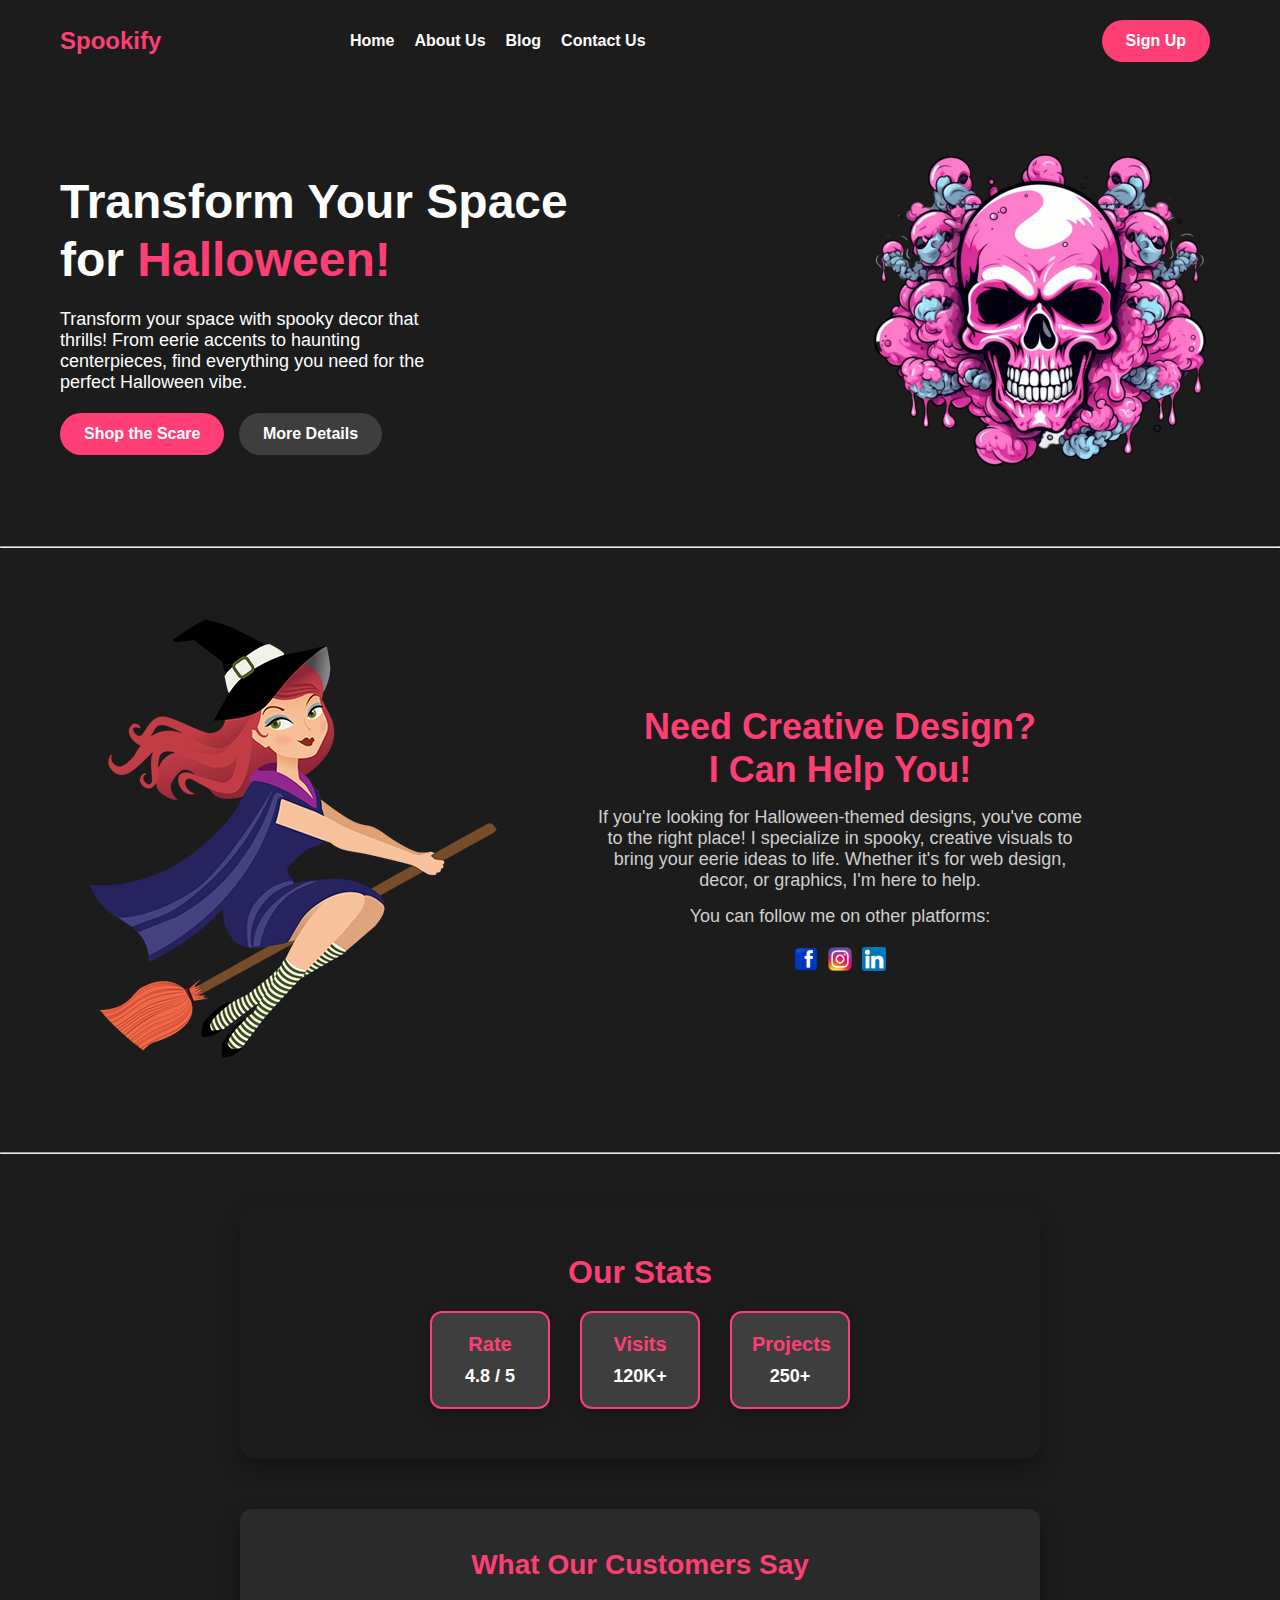
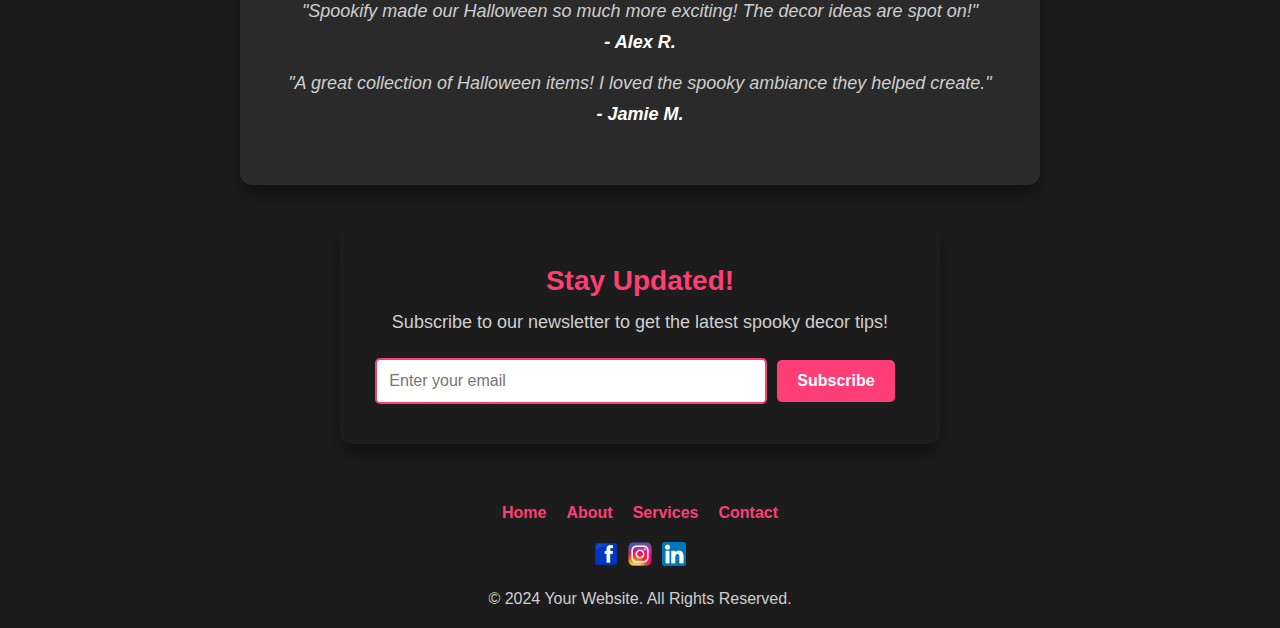
<file: index.html>
<!DOCTYPE html>
<html lang="en">

<head>
    <meta charset="UTF-8" />
    <meta name="viewport" content="width=device-width, initial-scale=1.0" />
    <title>Spookify - Halloween Decor</title>
    <link rel="stylesheet" href="css/style.css" />
</head>

<body>
    <header>
        <div class="navbar">
            <h1 class="logo">Spookify</h1>
            <nav>
                <ul class="center-links">
                    <li><a href="index.html">Home</a></li>
                    <li><a href="about.html">About Us</a></li>
                    <li><a href="blog.html">Blog</a></li>
                    <li><a href="contact.php">Contact Us</a></li>
                </ul>
                <ul class="right-link">
                    <li><a href="signup.php" class="btn-primary">Sign Up</a></li>
                </ul>
            </nav>
        </div>
    </header>

    <section class="hero">
        <div class="content">
            <h2>Transform Your Space<br />for <span>Halloween!</span></h2>
            <p>
                Transform your space with spooky decor that thrills! From eerie
                accents to haunting centerpieces, find everything you need for the
                perfect Halloween vibe.
            </p>
            <div class="buttons">
                <a href="#shop" class="btn-primary">Shop the Scare</a>
                <a href="#details" class="btn-secondary">More Details</a>
            </div>
        </div>
        <div class="hero-image">
            <img src="images/skeeleton.png" alt="Halloween Skeleton with Witch Hat" />
        </div>
    </section>
    <hr />

    <section class="about">
        <div class="about-content">
            <div class="about-image">
                <img src="images/wwitch.png" alt="Person in Halloween Style" />
            </div>
            <div class="about-text">
                <h2>Need Creative Design? <br />I Can Help You!</h2>
                <p>
                    If you're looking for Halloween-themed designs, you've come to the
                    right place! I specialize in spooky, creative visuals to bring your
                    eerie ideas to life. Whether it's for web design, decor, or
                    graphics, I'm here to help.
                </p>
                <p class="follow-text">You can follow me on other platforms:</p>
                <div class="social-icons">
                    <a href="#"><img src="images/facebook.png" alt="Facebook" /></a>
                    <a href="#"><img src="images/instagram.png" alt="Instagram" /></a>
                    <a href="#"><img src="images/linkedin.png" alt="LinkedIn" /></a>
                </div>
            </div>
        </div>
    </section>
    <hr />

    <div class="stats-box">
        <h3>Our Stats</h3>
        <div class="stats-content">
            <div class="stat-item">
                <h4>Rate</h4>
                <p>4.8 / 5</p>
            </div>
            <div class="stat-item">
                <h4>Visits</h4>
                <p>120K+</p>
            </div>
            <div class="stat-item">
                <h4>Projects</h4>
                <p>250+</p>
            </div>
        </div>
    </div>

    <!-- Testimonials Section -->
<section class="testimonials">
    <h3>What Our Customers Say</h3>
    <div class="testimonial-content">
        <p class="testimonial">
            "Spookify made our Halloween so much more exciting! The decor ideas are spot on!"
            <span class="customer-name">- Alex R.</span>
        </p>
        <p class="testimonial">
            "A great collection of Halloween items! I loved the spooky ambiance they helped create."
            <span class="customer-name">- Jamie M.</span>
        </p>
    </div>
</section>

<!-- Newsletter Section -->
<section class="newsletter">
    <h3>Stay Updated!</h3>
    <p>Subscribe to our newsletter to get the latest spooky decor tips!</p>
    <form>
        <input type="email" placeholder="Enter your email" required />
        <button type="submit" class="btn-primary">Subscribe</button>
    </form>
</section>


    <!-- Scroll-to-Top Button -->
    <div class="scroll-top" onclick="scrollToTop()">⬆️</div>

    <footer>
        <div class="footer-content">
            <ul class="footer-links">
                <li><a href="#home">Home</a></li>
                <li><a href="#about">About</a></li>
                <li><a href="#services">Services</a></li>
                <li><a href="#contact">Contact</a></li>
            </ul>

            <div class="social-icons">
                <a href="#"><img src="images/facebook.png" alt="Facebook" /></a>
                <a href="#"><img src="images/instagram.png" alt="Instagram" /></a>
                <a href="#"><img src="images/linkedin.png" alt="LinkedIn" /></a>
            </div>
            <p class="footer-text">© 2024 Your Website. All Rights Reserved.</p>
        </div>
    </footer>

    <script>
        // Scroll-to-Top Button 
        function scrollToTop() { window.scrollTo({ top: 0, behavior: 'smooth' }); } 
        
        // Show Scroll-to-Top Button on Scroll 
        window.addEventListener('scroll', () => { document.querySelector('.scroll-top').style.display = window.scrollY > 300 ? 'block' : 'none'; });
    </script>
</body>

</html>
</file>
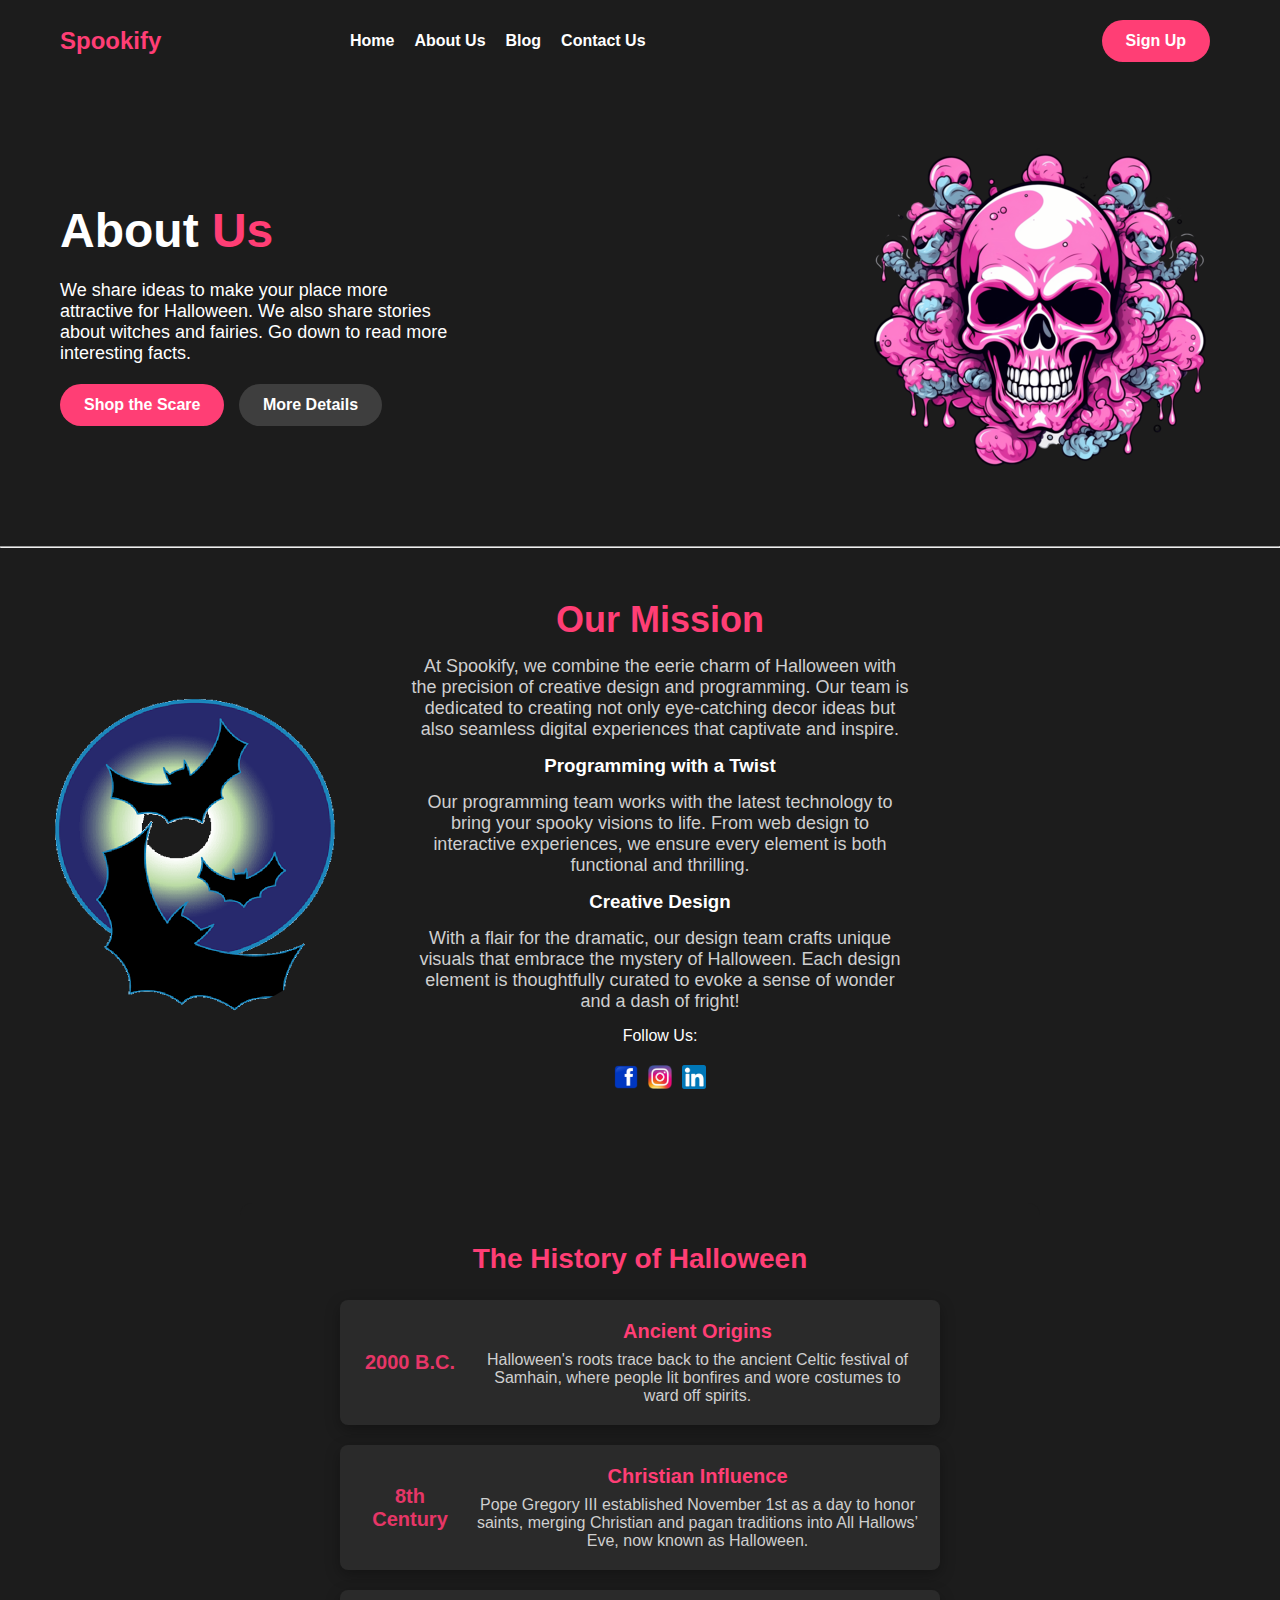
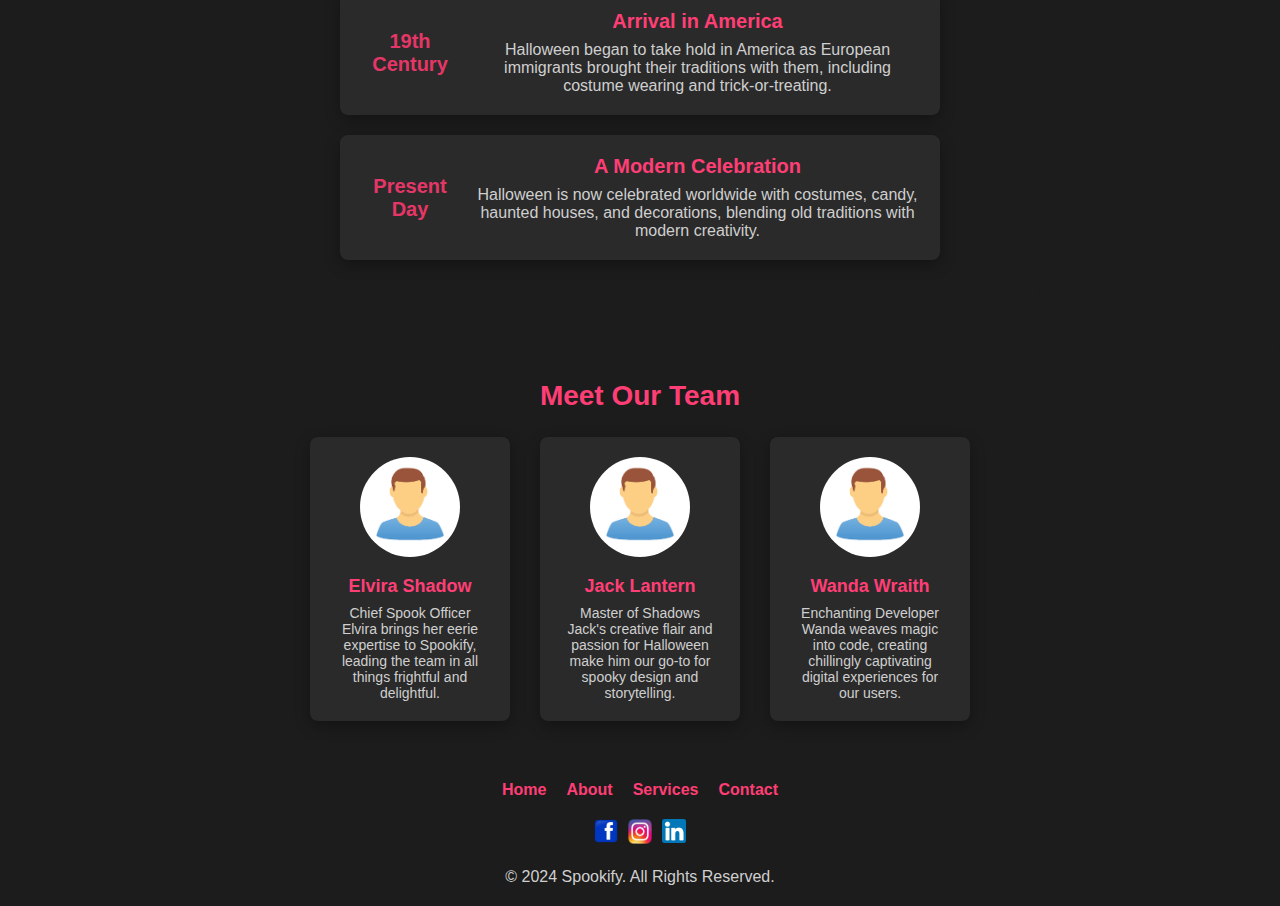
<file: about.html>
<!DOCTYPE html>
<html lang="en">
<head>
    <meta charset="UTF-8">
    <meta name="viewport" content="width=device-width, initial-scale=1.0">
    <title>Spookify - Halloween Decor</title>
    <link rel="stylesheet" href="css/style.css">
</head>
<body>
    <header>
        <div class="navbar">
            <h1 class="logo">Spookify</h1>
            <nav>
                <ul class="center-links">
                    <li><a href="index.html">Home</a></li>
                    <li><a href="about.html">About Us</a></li>
                    <li><a href="blog.html">Blog</a></li>
                    <li><a href="contact.php">Contact Us</a></li>
                </ul>
                <ul class="right-link">
                    <li><a href="signup.php" class="btn-primary">Sign Up</a></li>
                </ul>
            </nav>
        </div>
    </header>

    <section class="hero">
        <div class="content">
            <h2>About <span>Us</span></h2>
            <p>We share ideas to make your place more attractive for Halloween. We also share stories about witches and fairies. Go down to read more interesting facts.</p>
            <div class="buttons">
                <a href="https://www.horror-shop.com/" target="_blank" class="btn-primary">Shop the Scare</a>
                <a href="https://www.history.com/topics/halloween/history-of-halloween" target="_blank" class="btn-secondary">More Details</a>
            </div>
        </div>
        <div class="hero-image">
            <img src="images/skeeleton.png" alt="Halloween Skeleton with Witch Hat">
        </div>
    </section>
    <hr>

    <!-- About Us Section -->
    <section id="about" class="about">
        <div class="about-content">
            <div class="about-image">
                <img src="images/hallowen.png" alt="Spookify Team">
            </div>
            <div class="about-text">
                <h2>Our Mission</h2>
                <p>At <span class="highlight">Spookify</span>, we combine the eerie charm of Halloween with the precision of creative design and programming. Our team is dedicated to creating not only eye-catching decor ideas but also seamless digital experiences that captivate and inspire.</p>
                
                <h3>Programming with a Twist</h3>
                <p>Our programming team works with the latest technology to bring your spooky visions to life. From web design to interactive experiences, we ensure every element is both functional and thrilling.</p>
                
                <h3>Creative Design</h3>
                <p>With a flair for the dramatic, our design team crafts unique visuals that embrace the mystery of Halloween. Each design element is thoughtfully curated to evoke a sense of wonder and a dash of fright!</p>
                
                <div class="follow-text">Follow Us:</div>
                <div class="social-icons">
                    <a href="#"><img src="images/facebook.png" alt="Facebook"></a>
                    <a href="#"><img src="images/instagram.png" alt="Instagram"></a>
                    <a href="#"><img src="images/linkedin.png" alt="LinkedIn"></a>
                </div>
            </div>
        </div>
    </section>

    <!-- Timeline of Halloween Section -->
<section class="timeline">
    <h2>The History of Halloween</h2>
    <div class="timeline-content">
        <div class="timeline-item">
            <div class="timeline-date">2000 B.C.</div>
            <div class="timeline-text">
                <h4>Ancient Origins</h4>
                <p>Halloween's roots trace back to the ancient Celtic festival of Samhain, where people lit bonfires and wore costumes to ward off spirits.</p>
            </div>
        </div>

        <div class="timeline-item">
            <div class="timeline-date">8th Century</div>
            <div class="timeline-text">
                <h4>Christian Influence</h4>
                <p>Pope Gregory III established November 1st as a day to honor saints, merging Christian and pagan traditions into All Hallows’ Eve, now known as Halloween.</p>
            </div>
        </div>

        <div class="timeline-item">
            <div class="timeline-date">19th Century</div>
            <div class="timeline-text">
                <h4>Arrival in America</h4>
                <p>Halloween began to take hold in America as European immigrants brought their traditions with them, including costume wearing and trick-or-treating.</p>
            </div>
        </div>

        <div class="timeline-item">
            <div class="timeline-date">Present Day</div>
            <div class="timeline-text">
                <h4>A Modern Celebration</h4>
                <p>Halloween is now celebrated worldwide with costumes, candy, haunted houses, and decorations, blending old traditions with modern creativity.</p>
            </div>
        </div>
    </div>
</section>


<!-- Meet the Team Section -->
<section class="team">
    <h2>Meet Our Team</h2>
    <div class="team-content">
        <div class="team-member">
            <img src="images/image1.png" alt="Team Member 1">
            <h4>Elvira Shadow</h4>
            <p>Chief Spook Officer</p>
            <p>Elvira brings her eerie expertise to Spookify, leading the team in all things frightful and delightful.</p>
        </div>
        
        <div class="team-member">
            <img src="images/image1.png" alt="Team Member 2">
            <h4>Jack Lantern</h4>
            <p>Master of Shadows</p>
            <p>Jack's creative flair and passion for Halloween make him our go-to for spooky design and storytelling.</p>
        </div>
        
        <div class="team-member">
            <img src="images/image1.png" alt="Team Member 3">
            <h4>Wanda Wraith</h4>
            <p>Enchanting Developer</p>
            <p>Wanda weaves magic into code, creating chillingly captivating digital experiences for our users.</p>
        </div>
    </div>
</section>


    <footer>
        <div class="footer-content">
            <ul class="footer-links">
                <li><a href="#home">Home</a></li>
                <li><a href="#about">About</a></li>
                <li><a href="#services">Services</a></li>
                <li><a href="#contact">Contact</a></li>
            </ul>
            <div class="social-icons">
                <a href="#"><img src="images/facebook.png" alt="Facebook"></a>
                <a href="#"><img src="images/instagram.png" alt="Instagram"></a>
                <a href="#"><img src="images/linkedin.png" alt="LinkedIn"></a>
            </div>
            <p class="footer-text">© 2024 Spookify. All Rights Reserved.</p>
        </div>
    </footer>
</body>
</html>
</file>
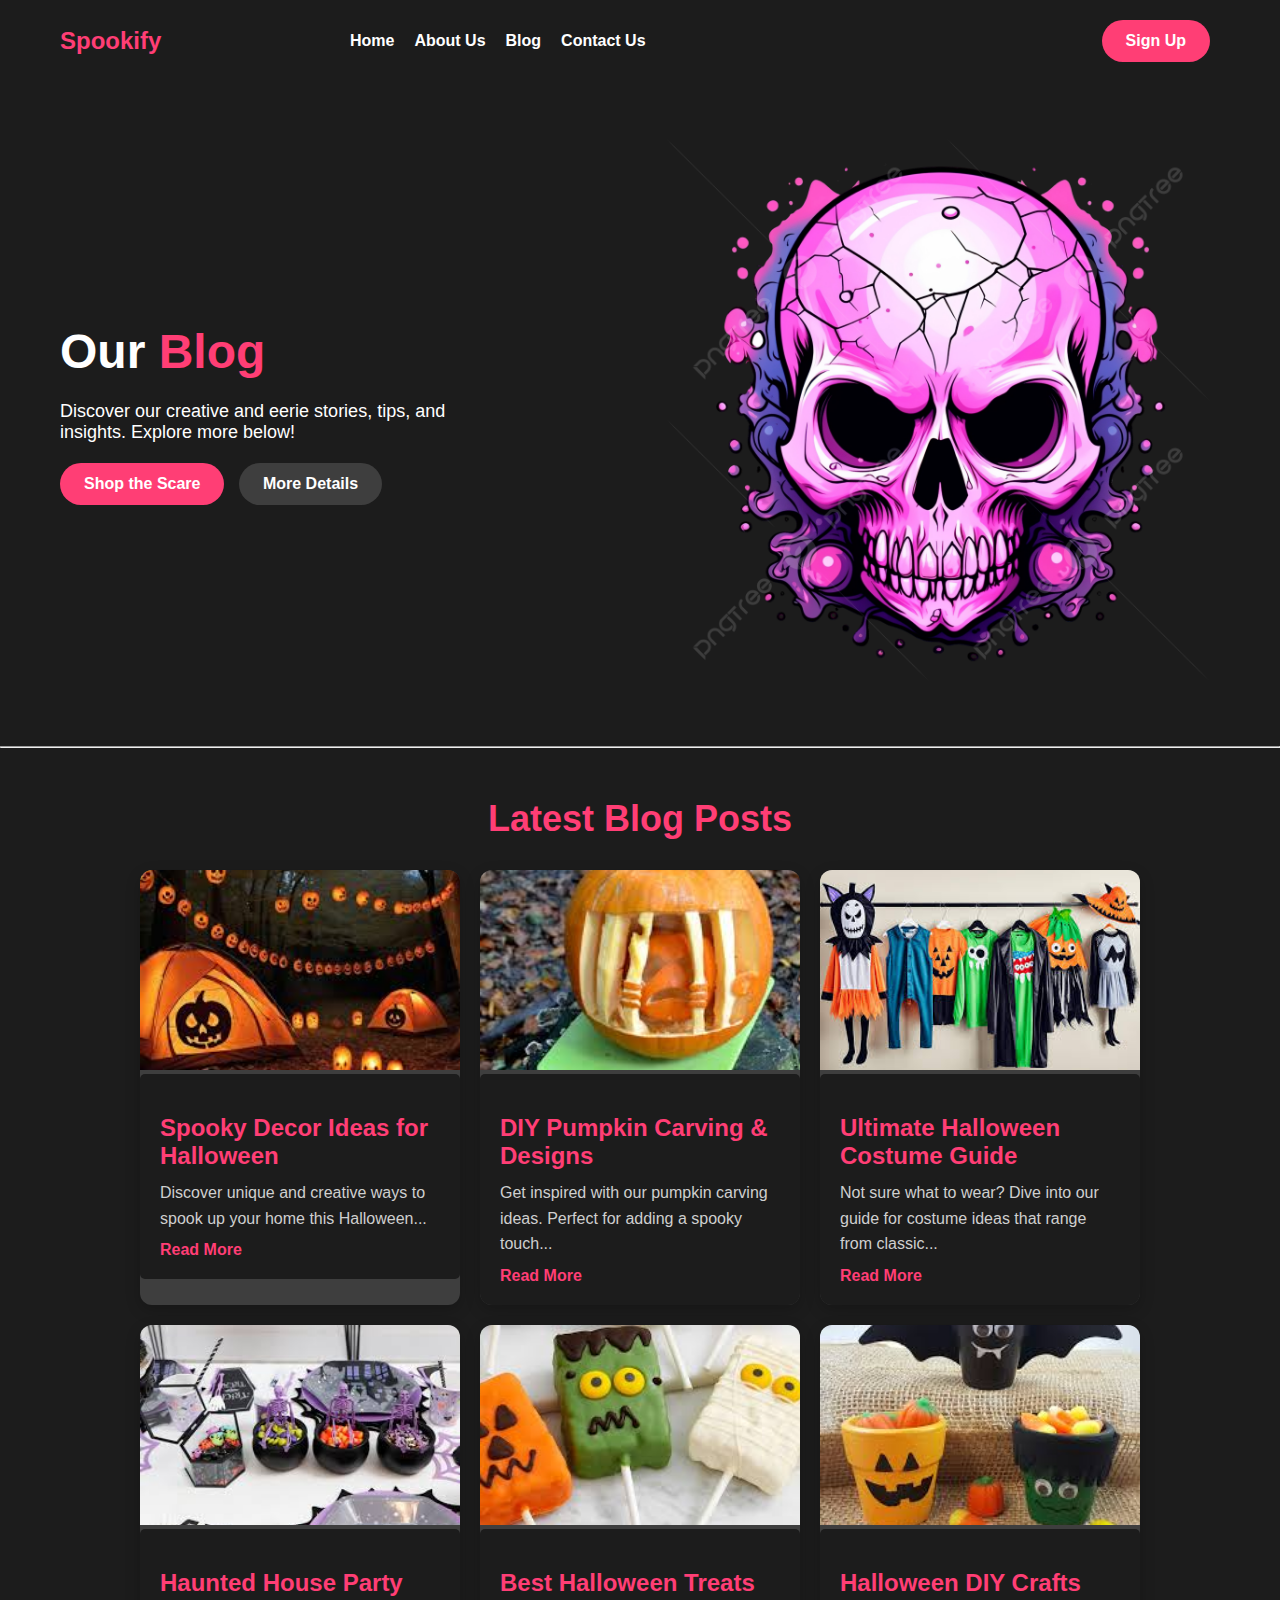
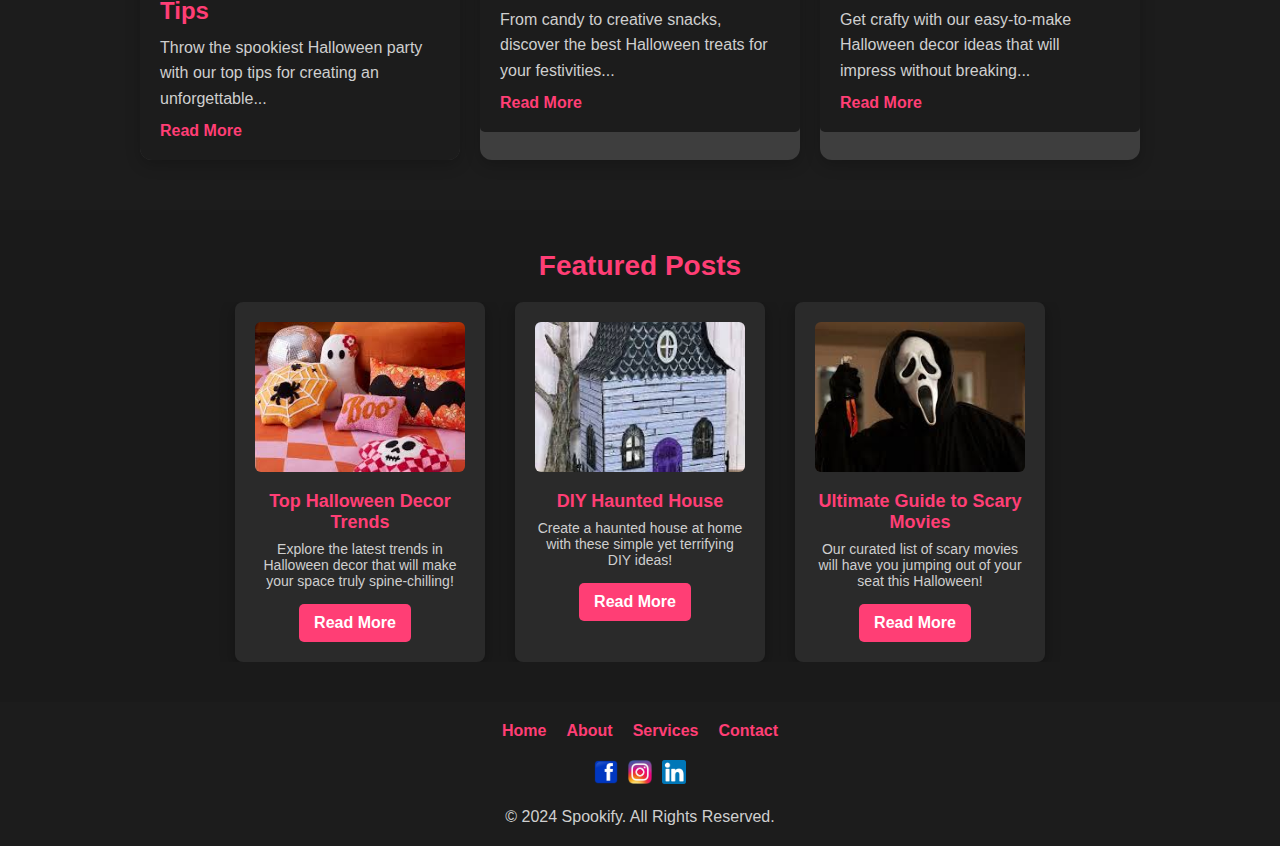
<file: blog.html>
<!DOCTYPE html>
<html lang="en">
<head>
    <meta charset="UTF-8">
    <meta name="viewport" content="width=device-width, initial-scale=1.0">
    <title>Spookify - Halloween Decor</title>
    <link rel="stylesheet" href="css/style.css">
    <style>
        /* Inline styles for demo purposes */
        .more-content {
            display: none; /* Hide additional content by default */
        }
        .read-more.active + .more-content {
            display: block; /* Show more content when 'Read More' is active */
        }
    </style>
</head>
<body>
    <header>
        <div class="navbar">
            <h1 class="logo">Spookify</h1>
            <nav>
                <ul class="center-links">
                    <li><a href="index.html">Home</a></li>
                    <li><a href="about.html">About Us</a></li>
                    <li><a href="blog.html">Blog</a></li>
                    <li><a href="contact.php">Contact Us</a></li>
                </ul>
                <ul class="right-link">
                    <li><a href="signup.php" class="btn-primary">Sign Up</a></li>
                </ul>
            </nav>
        </div>
    </header>

    <section class="hero">
        <div class="content">
            <h2>Our <span>Blog</span></h2>
            <p>Discover our creative and eerie stories, tips, and insights. Explore more below!</p>
            <div class="buttons">
                <a href="https://www.horror-shop.com/" target="_blank" class="btn-primary">Shop the Scare</a>
                <a href="https://www.history.com/topics/halloween/history-of-halloween" target="_blank" class="btn-secondary">More Details</a>
            </div>
        </div>
        <div class="hero-image">
            <img src="images/skeleton.png" alt="Halloween Skeleton with Witch Hat">
        </div>
    </section>
    <hr>

    <!-- Blog Section -->
    <section class="blog-section">
        <h2 class="section-title">Latest Blog Posts</h2>
        <div class="blog-container">
            <!-- Blog Post 1 -->
            <article class="blog-post">
                <img src="images/blog1.jpeg" alt="Spooky Decor Ideas" class="blog-image">
                <div class="blog-content">
                    <h3>Spooky Decor Ideas for Halloween</h3>
                    <p>Discover unique and creative ways to spook up your home this Halloween...</p>
                    <a  class="read-more" onclick="toggleContent(this)">Read More</a>
                    <p class="more-content">From eerie lighting to ghostly decor, we’ve got you covered with all the best spooky ideas for your haunted setup!</p>
                </div>
            </article>

            <!-- Blog Post 2 -->
            <article class="blog-post">
                <img src="images/blog2.jpeg" alt="DIY Pumpkin Designs" class="blog-image">
                <div class="blog-content">
                    <h3>DIY Pumpkin Carving & Designs</h3>
                    <p>Get inspired with our pumpkin carving ideas. Perfect for adding a spooky touch...</p>
                    <a class="read-more" onclick="toggleContent(this)">Read More</a>
                    <p class="more-content">From classic to intricate, our designs are sure to impress trick-or-treaters and guests alike.</p>
                </div>
            </article>

            <!-- Blog Post 3 -->
            <article class="blog-post">
                <img src="images/blog3.jpeg" alt="Halloween Costume Guide" class="blog-image">
                <div class="blog-content">
                    <h3>Ultimate Halloween Costume Guide</h3>
                    <p>Not sure what to wear? Dive into our guide for costume ideas that range from classic...</p>
                    <a class="read-more" onclick="toggleContent(this)">Read More</a>
                    <p class="more-content">Our guide offers something for everyone, ensuring you have a spooky and stylish Halloween!</p>
                </div>
            </article>

            <!-- Additional Blog Posts -->
            <article class="blog-post">
                <img src="images/blog4.jpeg" alt="Haunted House Party Tips" class="blog-image">
                <div class="blog-content">
                    <h3>Haunted House Party Tips</h3>
                    <p>Throw the spookiest Halloween party with our top tips for creating an unforgettable...</p>
                    <a class="read-more" onclick="toggleContent(this)">Read More</a>
                    <p class="more-content">Set the mood with decorations, snacks, and ghostly games that will leave everyone spooked and amazed.</p>
                </div>
            </article>

            <article class="blog-post">
                <img src="images/blog5.jpeg" alt="Best Halloween Treats" class="blog-image">
                <div class="blog-content">
                    <h3>Best Halloween Treats</h3>
                    <p>From candy to creative snacks, discover the best Halloween treats for your festivities...</p>
                    <a class="read-more" onclick="toggleContent(this)">Read More</a>
                    <p class="more-content">Try our recipes for ghostly cupcakes, spooky cookies, and more to satisfy every sweet tooth.</p>
                </div>
            </article>

            <article class="blog-post">
                <img src="images/blog6.jpeg" alt="Halloween DIY Crafts" class="blog-image">
                <div class="blog-content">
                    <h3>Halloween DIY Crafts</h3>
                    <p>Get crafty with our easy-to-make Halloween decor ideas that will impress without breaking...</p>
                    <a class="read-more" onclick="toggleContent(this)">Read More</a>
                    <p class="more-content">Create spooky crafts like DIY wreaths, lanterns, and more for a fun, hands-on Halloween experience.</p>
                </div>
            </article>
        </div>
    </section>


    <!-- Featured Posts Carousel -->
<section class="featured-posts">
    <h2>Featured Posts</h2>
    <div class="carousel">
        <!-- Featured Post 1 -->
        <div class="carousel-item">
            <img src="images/featured1.jpeg" alt="Top Halloween Decor Trends">
            <h3>Top Halloween Decor Trends</h3>
            <p>Explore the latest trends in Halloween decor that will make your space truly spine-chilling!</p>
            <a href="blog-detail.html" class="btn-secondary">Read More</a>
        </div>
        
        <!-- Featured Post 2 -->
        <div class="carousel-item">
            <img src="images/featured2.jpeg" alt="DIY Haunted House">
            <h3>DIY Haunted House</h3>
            <p>Create a haunted house at home with these simple yet terrifying DIY ideas!</p>
            <a href="blog-detail.html" class="btn-secondary">Read More</a>
        </div>
        
        <!-- Featured Post 3 -->
        <div class="carousel-item">
            <img src="images/featured3.jpeg" alt="Ultimate Guide to Scary Movies">
            <h3>Ultimate Guide to Scary Movies</h3>
            <p>Our curated list of scary movies will have you jumping out of your seat this Halloween!</p>
            <a href="blog-detail.html" class="btn-secondary">Read More</a>
        </div>
    </div>
</section>


    <footer>
        <div class="footer-content">
            <ul class="footer-links">
                <li><a href="#home">Home</a></li>
                <li><a href="#about">About</a></li>
                <li><a href="#services">Services</a></li>
                <li><a href="#contact">Contact</a></li>
            </ul>
            <div class="social-icons">
                <a href="#"><img src="images/facebook.png" alt="Facebook"></a>
                <a href="#"><img src="images/instagram.png" alt="Instagram"></a>
                <a href="#"><img src="images/linkedin.png" alt="LinkedIn"></a>
            </div>
            <p class="footer-text">© 2024 Spookify. All Rights Reserved.</p>
        </div>
    </footer>

    <script>
        function toggleContent(button) {
            button.classList.toggle("active");
            const moreContent = button.nextElementSibling;
            if (moreContent.style.display === "block") {
                moreContent.style.display = "none";
                button.innerText = "Read More";
            } else {
                moreContent.style.display = "block";
                button.innerText = "Read Less";
            }
        }



            const carousel = document.querySelector('.carousel');
            let scrollAmount = 0;
        
            function scrollCarousel() {
                scrollAmount += 1;
                if (scrollAmount >= carousel.scrollWidth - carousel.clientWidth) {
                    scrollAmount = 0; // Reset scroll to beginning
                }
                carousel.scrollTo({
                    top: 0,
                    left: scrollAmount,
                    behavior: 'smooth'
                });
            }
        
            setInterval(scrollCarousel, 40); // Adjust speed by changing interval

        
    </script>
</body>
</html>
</file>
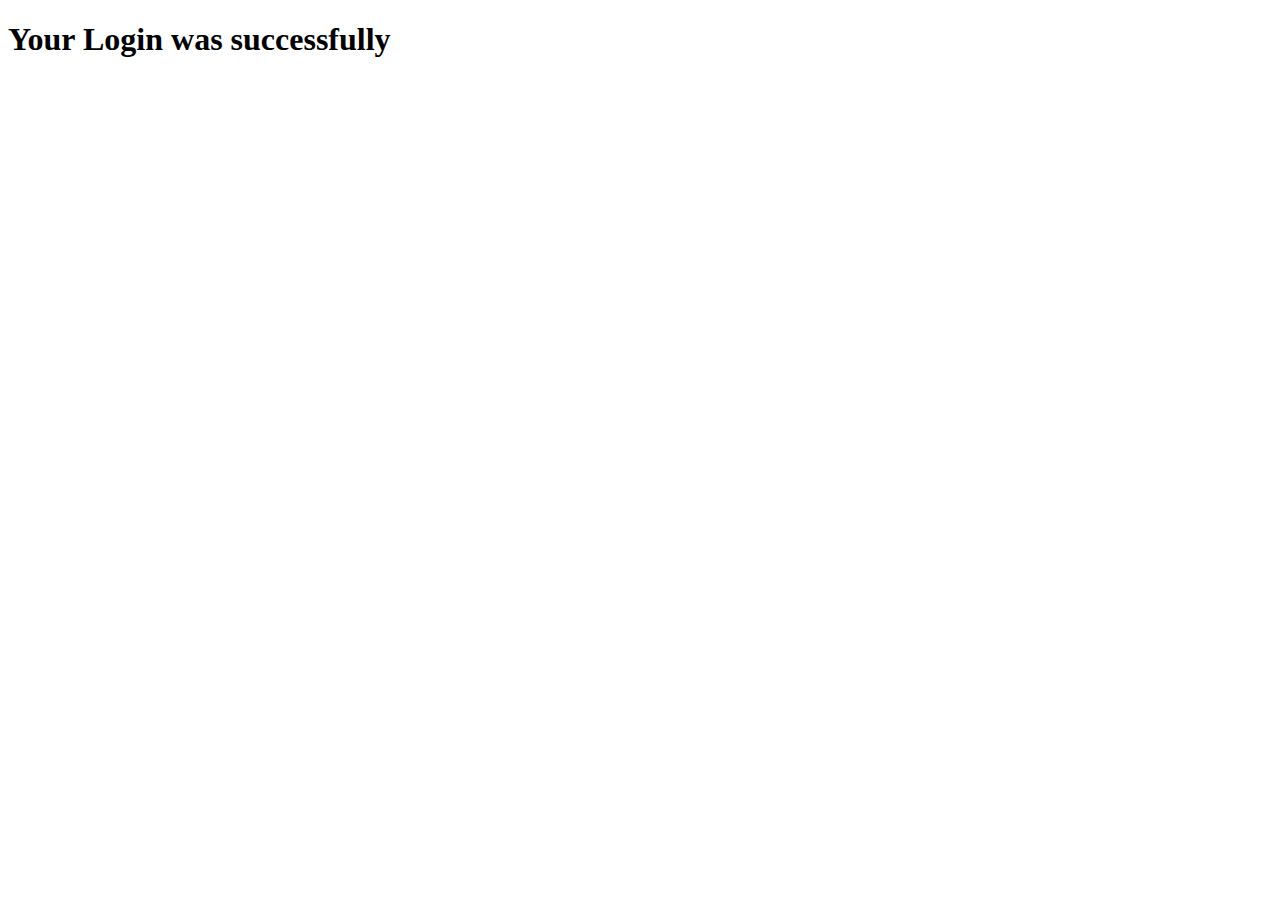
<file: dashboard.html>
<!DOCTYPE html>
<html lang="en">
<head>
    <meta charset="UTF-8">
    <meta name="viewport" content="width=device-width, initial-scale=1.0">
    <title>Document</title>
</head>
<body>
    <h1>Your Login was successfully</h1>
</body>
</html>
</file>
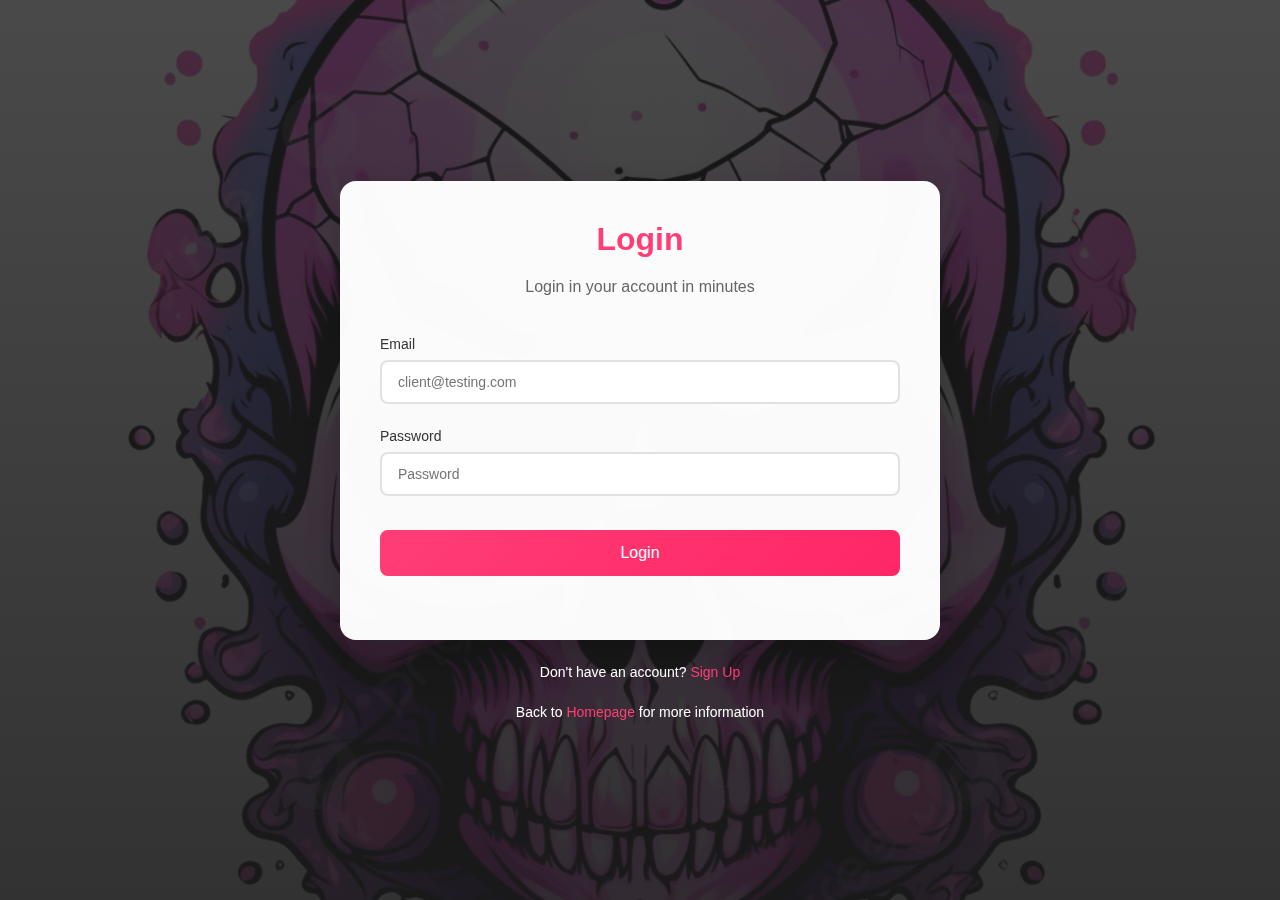
<file: login.html>
<!DOCTYPE html>
<html lang="en">

<head>
    <meta charset="UTF-8">
    <meta name="viewport" content="width=device-width, initial-scale=1.0">
    <title>Log In</title>
    <link rel="stylesheet" href="css/login.css">
</head>

<body>
    <div class="login-box">

        <h1>Login</h1>
        <h4>Login in your account in minutes</h4>


        <form>
            <div class="form-group">
                <label for="email">Email</label>
                <input type="email" id="email" name="email" placeholder="client@testing.com">
            </div>
            
            <div class="form-group">
                <label for="password">Password</label>
                <input type="password" id="password" name="password" placeholder="Password">
            </div>
    
            <button type="submit" class="submit-btn">Login</button>
        </form>
        <div class="para-2">
        </div>
    </div>

    <p class="para-2">Don't have an account? <a href="signup.html">Sign Up</a></p>
    <p class="para-2">Back to <a href="index.html">Homepage</a> for more information </p>
    
</body>

</html>
</file>
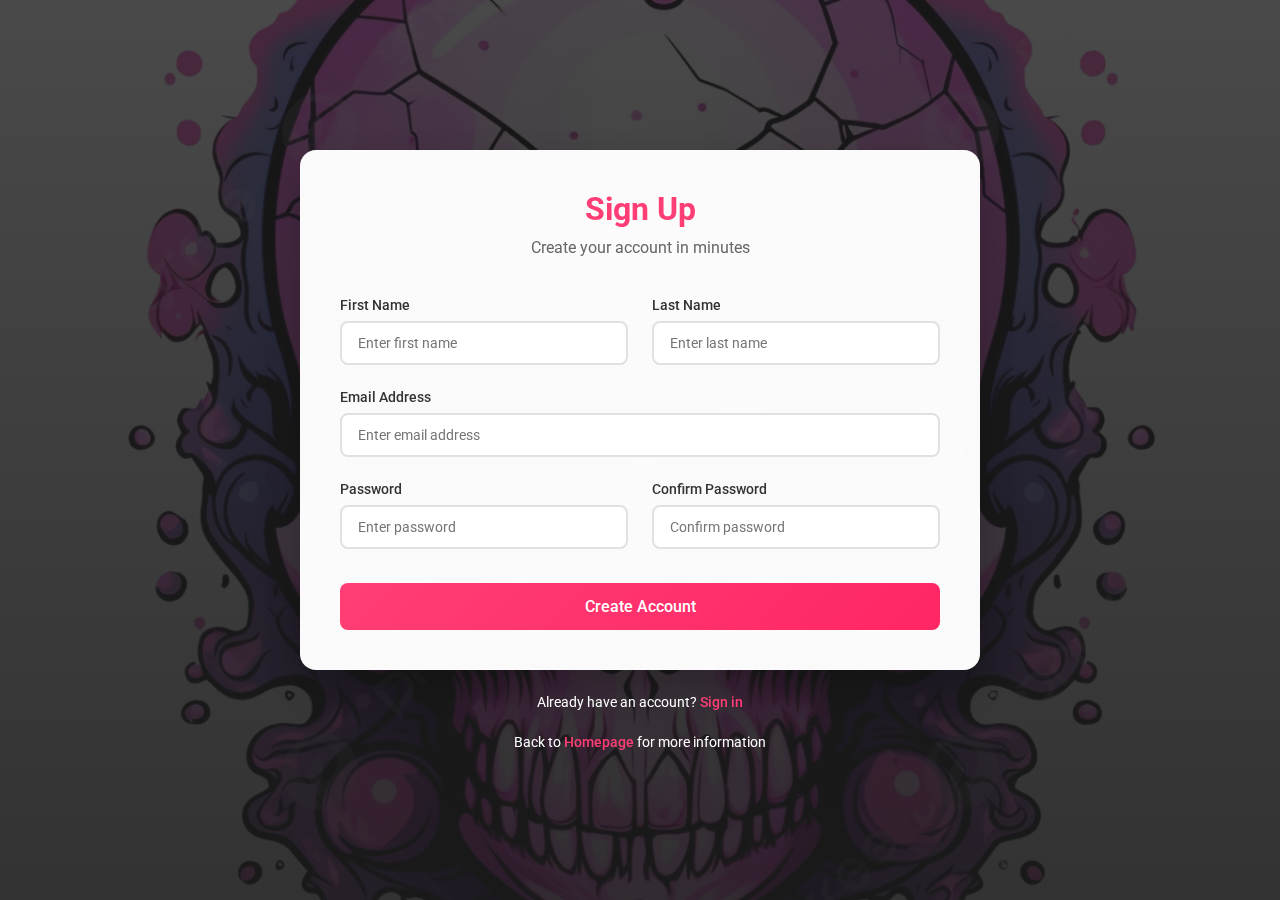
<file: signup.html>
<!DOCTYPE html>
<html lang="en">

<head>
    <meta charset="UTF-8">
    <meta name="viewport" content="width=device-width, initial-scale=1.0">
    <title>Sign Up</title>
    <link rel="stylesheet" href="css/signup.css">
    <link href="https://fonts.googleapis.com/css2?family=Roboto:wght@300;400;500;700&display=swap" rel="stylesheet">
</head>

<body>
    <div class="signup-box">
        <h1>Sign Up</h1>
        <h4>Create your account in minutes</h4>
        
        <form>
            <div class="form-row">
                <div class="half-width">
                    <label for="firstname">First Name</label>
                    <input type="text" id="firstname" placeholder="Enter first name">
                </div>
                <div class="half-width">
                    <label for="lastname">Last Name</label>
                    <input type="text" id="lastname" placeholder="Enter last name">
                </div>
            </div>
            
            <div class="form-row" style="animation-delay: 0.1s">
                <div class="half-width">
                    <label for="email">Email Address</label>
                    <input type="email" id="email" placeholder="Enter email address">
                </div>
            </div>
            
            <div class="form-row" style="animation-delay: 0.2s">
                <div class="half-width">
                    <label for="password">Password</label>
                    <input type="password" id="password" placeholder="Enter password">
                </div>
                <div class="half-width">
                    <label for="password2">Confirm Password</label>
                    <input type="password" id="password2" placeholder="Confirm password">
                </div>
            </div>
            
            <button type="submit" class="submit-btn">Create Account</button>
        </form>
    </div>

    <p class="para-2">Already have an account? <a href="login.html">Sign in</a></p>
    <p class="para-2">Back to <a href="index.html">Homepage</a> for more information </p>
</body>

</html>
</file>
<file: css/style.css>
* {
    margin: 0;
    padding: 0;
    box-sizing: border-box;
}

body {
    font-family: Arial, sans-serif;
    background-color: #1c1c1c;
    color: #fff;
}

header {
    background-color: #1c1c1c;
    padding: 20px 0;
}

.navbar {
    display: flex;
    justify-content: space-between;
    align-items: center;
    max-width: 1200px;
    margin: 0 auto;
    padding: 0 20px;
}

.logo {
    color: #ff3e75;
    font-size: 24px;
    font-weight: bold;
    flex: 1;
    text-align: left;
}

nav {
    display: flex;
    align-items: center;
    flex: 3;
    justify-content: center;
}

.center-links {
    display: flex;
    list-style: none;
    gap: 20px;
}

.right-link {
    list-style: none;
    margin-left: auto;
}

.right-link li {
    display: inline;
}

nav a {
    color: #ffffff;
    text-decoration: none;
    font-weight: bold;
    font-size: 16px;
    transition: color 0.3s;
}

nav a:hover {
    color: #ff3e75;
}

/* Scroll-to-Top Button */
.scroll-top {
    position: fixed;
    bottom: 20px;
    right: 20px;
    display: none;
    padding: 10px;
    background-color: #333;
    color: #fff;
    cursor: pointer;
    border-radius: 50%;
    font-size: 20px;
    z-index: 1000;
    transition: background-color 0.3s;
}

.scroll-top:hover {
    background-color: #555;
}



.stats-box {
    display: flex;
    flex-direction: column;
    align-items: center;
    padding: 50px 20px;
    background-color: #1c1c1cb4;
    margin: 50px auto;
    max-width: 800px;
    border-radius: 16px;
    box-shadow: 0 10px 20px rgba(0, 0, 0, 0.3);
    text-align: center;
}

.stats-box h3 {
    color: #ff3e75;
    font-size: 32px;
    margin-bottom: 20px;
}

.stats-content {
    display: flex;
    gap: 30px;
    justify-content: center;
    flex-wrap: wrap;
}

.stat-item {
    background-color: #3e3e3e;
    padding: 20px;
    border-radius: 12px;
    width: 120px;
    box-shadow: 0 5px 15px rgba(0, 0, 0, 0.2);
    transition: transform 0.3s;
    border: 2px solid #ff3e75;
}

.stat-item h4 {
    color: #ff3e75;
    font-size: 20px;
    margin-bottom: 10px;
}

.stat-item p {
    font-size: 18px;
    color: #ffffff;
    font-weight: bold;
}

.stat-item:hover {
    transform: translateY(-5px);
    box-shadow: 0 8px 20px rgba(0, 0, 0, 0.4);
}


.hero {
    display: flex;
    justify-content: space-between;
    align-items: center;
    padding: 50px 20px;
    max-width: 1200px;
    margin: 0 auto;
    flex-wrap: wrap;
}

.content h2 {
    font-size: 48px;
    line-height: 1.2;
}

.content h2 span {
    color: #ff3e75;
}

.content p {
    font-size: 18px;
    margin: 20px 0;
    max-width: 400px;
}

.buttons {
    margin-top: 20px;
}

.btn-primary,
.btn-secondary {
    display: inline-block;
    padding: 12px 24px;
    margin-right: 10px;
    font-size: 16px;
    border-radius: 25px;
    text-decoration: none;
    font-weight: bold;
    transition: 0.3s;
}

.btn-primary {
    background-color: #ff3e75;
    color: #fff;
}

.btn-primary:hover {
    background-color: #e63667;
}

.btn-secondary {
    background-color: #3e3e3e;
    color: #fff;
}

.btn-secondary:hover {
    background-color: #333333;
}

.hero-image img {
    width: 100%;
    max-width: 560px;
    height: auto;
}

.social-icons {
    display: flex; /* Aligns the icons in a row */
    justify-content: center; /* Centers the icons horizontally */
    gap: 10px; /* Space between each icon */
    margin: 20px 0; /* Margin above and below the icon section */
}

.social-icons img {
    width: 24px; /* Set a fixed width for the icons */
    height: auto; /* Maintain aspect ratio */
    transition: transform 0.3s; /* Animation for hover effect */
}

.social-icons img:hover {
    transform: scale(1.1); /* Slightly enlarge the icon on hover */
}



.about {
    display: flex;
    justify-content: center;
    align-items: center;
    padding: 50px 20px;
    background-color: #1c1c1cb4;
    flex-wrap: wrap;
}

.about-content {
    display: flex;
    align-items: center;
    max-width: 1200px;
    width: 100%;
    color: #fff;
    flex-wrap: wrap;
    gap: 50px;
}

.about-image img {
    border-radius: 50%;
    transition: transform 0.3s;
    height: auto;
    max-width: 100%;
    margin: 0 auto;
}

.about-image img:hover {
    transform: scale(1.05);
}

.about-text {
    max-width: 500px;
    margin-left: 0;
    text-align: center;
}

.about-text h2 {
    font-size: 36px;
    color: #ff3e75;
    line-height: 1.2;
}

.about-text p {
    font-size: 18px;
    margin: 15px 0;
    color: #cfcfcf;
}


.social-icons {
    display: flex; /* Aligns the icons in a row */
    justify-content: center; /* Centers the icons horizontally */
    gap: 10px; /* Space between each icon */
    margin: 20px 0; /* Margin above and below the icon section */
}

.social-icons img {
    width: 24px; /* Set a fixed width for the icons */
    height: auto; /* Maintain aspect ratio */
    transition: transform 0.3s; /* Animation for hover effect */
}

.social-icons img:hover {
    transform: scale(1.1); /* Slightly enlarge the icon on hover */
}


.blog-section {
    padding: 50px 20px;
    background-color: #1c1c1c;
    color: #fff;
    text-align: center;
}

.section-title {
    font-size: 36px;
    color: #ff3e75;
    margin-bottom: 30px;
}

.blog-container {
    display: flex;
    gap: 20px;
    justify-content: center;
    flex-wrap: wrap;
    max-width: 1200px;
    margin: 0 auto;
}

.blog-post {
    background-color: #3e3e3e;
    border-radius: 12px;
    box-shadow: 0 5px 15px rgba(0, 0, 0, 0.2);
    overflow: hidden;
    transition: transform 0.3s;
    width: 100%;
    max-width: 320px;
    text-align: left;
}

.blog-post:hover {
    transform: translateY(-5px);
}

.blog-image {
    width: 100%;
    height: 200px;
    object-fit: cover;
}

.blog-content {
    padding: 20px;
}

.blog-content h3 {
    font-size: 24px;
    color: #ff3e75;
    margin-bottom: 10px;
}

.blog-content p {
    font-size: 16px;
    color: #cfcfcf;
    margin-bottom: 15px;
}

.read-more {
    text-decoration: none;
    color: #ff3e75;
    font-weight: bold;
    transition: color 0.3s;
}

.read-more:hover {
    color: #e63667;
}


.contact-section {
    padding: 50px 20px;
    background-color: #1c1c1c;
    color: #fff;
    text-align: left;
}

.section-title {
    font-size: 36px;
    color: #ff3e75;
    margin-bottom: 30px;
    text-align: center;
}

.contact-form {
    max-width: 600px;
    margin: 0 auto;
    display: flex;
    flex-direction: column;
}

.contact-form input,
.contact-form textarea {
    width: 100%;
    padding: 12px 16px;
    border: 2px solid #e1e1e1;
    border-radius: 8px;
    outline: none;
    transition: all 0.3s ease;
    font-size: 14px;
    background: #ffffff;
    margin-bottom: 20px;
}

.contact-form button {
    background-color: #ff3e75;
    color: #fff;
    border: none;
    border-radius: 5px;
    padding: 10px;
    cursor: pointer;
    font-size: 16px;
    transition: background-color 0.3s;
}

.contact-form button:hover {
    background-color: #e63667;
}


footer {
    background-color: #1c1c1c;
    padding: 20px 0;
    text-align: center;
    color: #cfcfcf;
}

.footer-links {
    list-style: none;
    display: flex;
    justify-content: center;
    gap: 20px;
}

.footer-links a {
    color: #ff3e75;
    text-decoration: none;
    font-weight: bold;
    transition: color 0.3s;
}

.footer-links a:hover {
    color: #e63667;
}

.footer-text {
    margin-top: 10px;
}

.social-icons {
    display: flex; /* Aligns the icons in a row */
    justify-content: center; /* Centers the icons horizontally */
    gap: 10px; /* Space between each icon */
    margin: 20px 0; /* Margin above and below the icon section */
}

.social-icons img {
    width: 24px; /* Set a fixed width for the icons */
    height: auto; /* Maintain aspect ratio */
    transition: transform 0.3s; /* Animation for hover effect */
}

.social-icons img:hover {
    transform: scale(1.1); /* Slightly enlarge the icon on hover */
}



/* Testimonials Section */
.testimonials {
    padding: 40px 20px;
    background-color: #2a2a2a;
    text-align: center;
    color: #ff3e75;
    margin-top: 40px;
    border-radius: 12px;
    max-width: 800px;
    margin: 40px auto;
    box-shadow: 0 10px 20px rgba(0, 0, 0, 0.4);
}

.testimonials h3 {
    font-size: 28px;
    color: #ff3e75;
    margin-bottom: 20px;
}

.testimonial-content {
    color: #cfcfcf;
    margin-top: 20px;
}

.testimonial {
    font-style: italic;
    margin-bottom: 20px;
    font-size: 18px;
}

.customer-name {
    display: block;
    margin-top: 10px;
    font-weight: bold;
    color: #ffffff;
}

/* Newsletter Section */
.newsletter {
    padding: 40px 20px;
    background-color: #1c1c1c;
    text-align: center;
    color: #ffffff;
    margin-top: 40px;
    border-radius: 12px;
    max-width: 600px;
    margin: 40px auto;
    box-shadow: 0 10px 20px rgba(0, 0, 0, 0.4);
}

.newsletter h3 {
    font-size: 28px;
    color: #ff3e75;
    margin-bottom: 15px;
}

.newsletter p {
    font-size: 18px;
    color: #cfcfcf;
    margin-bottom: 25px;
}

.newsletter form {
    display: flex;
    justify-content: center;
    align-items: center;
    gap: 10px;
}

.newsletter input[type="email"] {
    padding: 12px;
    font-size: 16px;
    border-radius: 5px;
    border: 2px solid #ff3e75;
    outline: none;
    width: 70%;
    transition: border-color 0.3s;
}

.newsletter input[type="email"]:focus {
    border-color: #e63667;
}

.newsletter .btn-primary {
    padding: 12px 20px;
    font-size: 16px;
    background-color: #ff3e75;
    color: #fff;
    border: none;
    border-radius: 5px;
    cursor: pointer;
    font-weight: bold;
    transition: background-color 0.3s;
}

.newsletter .btn-primary:hover {
    background-color: #e63667;
}


/* Timeline Section */
.timeline {
    padding: 40px 20px;
    background-color: #1c1c1c;
    color: #ff3e75;
    text-align: center;
    margin-top: 40px;
    border-radius: 12px;
    max-width: 800px;
    margin: 40px auto;
}

.timeline h2 {
    font-size: 28px;
    color: #ff3e75;
    margin-bottom: 25px;
}

.timeline-content {
    display: flex;
    flex-direction: column;
    gap: 20px;
    align-items: center;
}

.timeline-item {
    background-color: #2a2a2a;
    padding: 20px;
    border-radius: 8px;
    width: 100%;
    max-width: 600px;
    display: flex;
    gap: 15px;
    align-items: center;
    box-shadow: 0 5px 15px rgba(0, 0, 0, 0.3);
}

.timeline-date {
    font-size: 20px;
    font-weight: bold;
    color: #e63667;
    min-width: 100px;
}

.timeline-text h4 {
    font-size: 20px;
    color: #ff3e75;
    margin-bottom: 8px;
}

.timeline-text p {
    font-size: 16px;
    color: #cfcfcf;
}



/* Meet the Team Section */
.team {
    padding: 40px 20px;
    background-color: #1c1c1c;
    color: #ff3e75;
    text-align: center;
    margin-top: 40px;
    border-radius: 12px;
}

.team h2 {
    font-size: 28px;
    color: #ff3e75;
    margin-bottom: 25px;
}

.team-content {
    display: flex;
    justify-content: center;
    gap: 30px;
    flex-wrap: wrap;
}

.team-member {
    background-color: #2a2a2a;
    padding: 20px;
    border-radius: 8px;
    width: 200px;
    text-align: center;
    box-shadow: 0 5px 15px rgba(0, 0, 0, 0.3);
}

.team-member img {
    width: 100px;
    height: 100px;
    border-radius: 50%;
    margin-bottom: 15px;
}

.team-member h4 {
    font-size: 18px;
    color: #ff3e75;
    margin-bottom: 8px;
}

.team-member p {
    font-size: 14px;
    color: #cfcfcf;
}


/* Featured Posts Carousel */
.featured-posts {
    padding: 40px 20px;
    background-color: #1a1a1a;
    color: #ff3e75;
    text-align: center;
}

.featured-posts h2 {
    font-size: 28px;
    color: #ff3e75;
    margin-bottom: 20px;
}

.carousel {
    display: flex;
    justify-content: center;
    gap: 30px;
    overflow: hidden;
    flex-wrap: nowrap;
}

.carousel-item {
    background-color: #2a2a2a;
    padding: 20px;
    border-radius: 8px;
    width: 250px;
    text-align: center;
    box-shadow: 0 5px 15px rgba(0, 0, 0, 0.3);
    flex: 0 0 auto;
}

.carousel-item img {
    width: 100%;
    height: 150px;
    object-fit: cover;
    border-radius: 6px;
    margin-bottom: 15px;
}

.carousel-item h3 {
    font-size: 18px;
    color: #ff3e75;
    margin-bottom: 8px;
}

.carousel-item p {
    font-size: 14px;
    color: #cfcfcf;
    margin-bottom: 15px;
}

.carousel-item .btn-secondary {
    text-decoration: none;
    padding: 10px 15px;
    color: #fff;
    background-color: #ff3e75;
    border-radius: 5px;
    transition: background-color 0.3s;
}

.carousel-item .btn-secondary:hover {
    background-color: #ff699a;
}


/* Blog Header Image */
.blog-header {
    position: relative;
    overflow: hidden;
    margin-bottom: 20px; /* Space below the header */
}

.blog-header-image {
    width: 100%;
    height: auto;
    display: block; /* Ensures it doesn't have extra space */
}

.blog-header-content {
    position: absolute;
    bottom: 20px; /* Positioning from the bottom */
    left: 20px; /* Positioning from the left */
    color: white; /* Text color */
    padding: 20px; /* Padding around the text */
    border-radius: 5px; /* Rounded corners */
}

.blog-header-content h1 {
    margin: 0; /* Remove default margin */
    font-size: 2.5em; /* Large font for the title */
}

.blog-header-content p {
    margin: 10px 0 0; /* Space above the paragraph */
    font-size: 1.2em; /* Slightly larger text for readability */
}

/* Blog Post Content */
.blog-content {
    padding: 20px; /* Padding around the blog content */
    background: #1c1c1c; /* White background for contrast */
    border-radius: 5px; /* Rounded corners */
}

.blog-content h2 {
    font-size: 2em; /* Main heading size */
    margin-top: 0; /* Remove top margin */
    color: #e63667;
}

.blog-content h3 {
    font-size: 1.5em; /* Subheading size */
    margin: 20px 0 10px; /* Margin around subheadings */
}

.blog-content p {
    margin: 10px 0; /* Spacing between paragraphs */
    line-height: 1.6; /* Increased line height for readability */
}

/* Related Articles Section */
.related-articles {
    background: #1c1c1c; /* Light gray background */
    padding: 20px; /* Padding inside the section */
    margin-top: 20px; /* Space above the section */
    border-radius: 5px; /* Rounded corners */
}

.related-articles h2  {
    margin: 0 0 50px; /* Space below the heading */
    font-size: 1.8em; /* Heading size */
    color: #ff3e75;
    align-items: center;
    text-align: center;
}

.related-container {
    display: flex; /* Flexbox layout for articles */
    flex-wrap: wrap; /* Allow wrapping */
    gap: 15px; /* Space between articles */
}

.related-post {
    flex: 1 1 30%; /* Flex-grow, flex-shrink, and flex-basis for responsive sizing */
    background: #1c1c1c; /* White background for posts */
    padding: 10px; /* Padding inside each post */
    border-radius: 5px; /* Rounded corners */
    box-shadow: 0 2px 5px rgba(0, 0, 0, 0.1); /* Subtle shadow for depth */
}

.related-post img {
    width: 90%; /* Make image responsive */
    border-radius: 5px; /* Rounded corners for images */
}

.related-post h3 a {
    font-size: 1.2em; /* Title size for related posts */
    margin: 10px 0; /* Space around titles */
    color: #ff3e75;
}


/* Faq section */
.faq-section {
    margin: 40px auto; /* Centering with auto margin */
    padding: 20px;
    background-color: #1c1c1c;
    border: 1px solid #ddd;
    border-radius: 8px;
    max-width: 70%; /* Max width for responsiveness */
    text-align: center; /* Center text */
}

.faq-title {
    font-size: 24px;
    margin-bottom: 20px;
}

.faq-item {
    margin-bottom: 10px;
}

.faq-question {
    background-color: #333;
    color: #fff;
    padding: 10px;
    cursor: pointer;
    border-radius: 5px;
}

.faq-answer {
    display: none;
    padding: 10px;
    border: 1px solid #ddd;
    border-radius: 5px;
    margin-top: 5px;
    background-color: #333333;
    color: #ff699a;
}
</file>
<file: css/login.css>
* {
    margin: 0;
    padding: 0;
    box-sizing: border-box;
    font-family: 'Roboto', sans-serif;
}

body {
    min-height: 100vh;
            display: flex;
            flex-direction: column;
            align-items: center;
            justify-content: center;
            padding: 20px;
            background: linear-gradient(rgba(28, 28, 28, 0.8), rgba(28, 28, 28, 0.9)),
            url("../images/skeleton.png") center/cover no-repeat fixed;
            position: relative;
            overflow-x: hidden;
}

.login-box {
    width: 100%;
    max-width: 600px;
    padding: 40px;
    background: rgba(255, 255, 255, 0.98);
    border-radius: 16px;
    box-shadow: 0 15px 35px rgba(0, 0, 0, 0.2);
    position: relative;
    z-index: 2;
    backdrop-filter: blur(10px);
    animation: boxAppear 0.6s ease-out;
}

@keyframes boxAppear {
    0% {
        transform: translateY(20px);
        opacity: 0;
    }
    100% {
        transform: translateY(0);
        opacity: 1;
    }
}

h1 {
    color: #ff3e75;
    text-align: center;
    margin-bottom: 20px;
    font-size: 32px;
    font-weight: 700;
    animation: titleSlide 0.5s ease-out both;
}

h4 {
    text-align: center;
    color: #666;
    margin-bottom: 40px;
    font-weight: 400;
    animation: fadeIn 0.5s ease-out 0.3s both;
}

@keyframes titleSlide {
    0% {
        transform: translateX(-20px);
        opacity: 0;
    }
    100% {
        transform: translateX(0);
        opacity: 1;
    }
}

.form-group {
    margin-bottom: 24px;
    animation: slideUp 0.5s ease-out both;
}

@keyframes slideUp {
    0% {
        transform: translateY(10px);
        opacity: 0;
    }
    100% {
        transform: translateY(0);
        opacity: 1;
    }
}

form label {
    display: block;
    margin-bottom: 8px;
    font-size: 14px;
    color: #333;
    font-weight: 500;
    transition: all 0.3s ease;
}

form input {
    width: 100%;
    padding: 12px 16px;
    border: 2px solid #e1e1e1;
    border-radius: 8px;
    outline: none;
    transition: all 0.3s ease;
    font-size: 14px;
    background: #ffffff;
}

form input:focus {
    border-color: #ff3e75;
    box-shadow: 0 0 0 3px rgba(255, 62, 117, 0.1);
}

.submit-btn {
    width: 100%;
    padding: 14px;
    margin-top: 10px;
    border: none;
    border-radius: 8px;
    background: linear-gradient(135deg, #ff3e75, #ff2665);
    color: white;
    font-size: 16px;
    font-weight: 500;
    cursor: pointer;
    transition: all 0.3s ease;
}

.submit-btn:hover {
    transform: translateY(-2px);
    box-shadow: 0 5px 15px rgba(255, 62, 117, 0.3);
}

.submit-btn:active {
    transform: translateY(-1px);
}

.para-2 {
    text-align: center;
    color: #fff;
    font-size: 14px;
    margin-top: 24px;
    position: relative;
    z-index: 2;
    animation: fadeIn 0.5s ease-out 0.8s both;
}

.para-2 a {
    color: #ff3e75;
    text-decoration: none;
    font-weight: 500;
    transition: all 0.3s ease;
    padding-bottom: 2px;
    border-bottom: 1px solid transparent;
}

.para-2 a:hover {
    color: #ff2665;
    border-bottom-color: #ff2665;
}

@media (max-width: 580px) {
    .login-box {
        padding: 30px;
    }

    h1 {
        font-size: 28px;
    }
}
</file>
<file: css/signup.css>
* {
            margin: 0;
            padding: 0;
            box-sizing: border-box;
            font-family: 'Roboto', sans-serif;
        }

        body {
            min-height: 100vh;
            display: flex;
            flex-direction: column;
            align-items: center;
            justify-content: center;
            padding: 20px;
            background: linear-gradient(rgba(28, 28, 28, 0.8), rgba(28, 28, 28, 0.9)),
                        url('/images/skeleton.png') center/cover no-repeat fixed;
            position: relative;
            overflow-x: hidden;
        }

        .signup-box {
            width: 100%;
            max-width: 680px;
            padding: 40px;
            background: rgba(255, 255, 255, 0.98);
            border-radius: 16px;
            box-shadow: 0 15px 35px rgba(0, 0, 0, 0.2);
            position: relative;
            z-index: 2;
            backdrop-filter: blur(10px);
            animation: boxAppear 0.6s ease-out;
        }

        @keyframes boxAppear {
            0% {
                transform: translateY(20px);
                opacity: 0;
            }
            100% {
                transform: translateY(0);
                opacity: 1;
            }
        }

        h1 {
            color: #ff3e75;
            text-align: center;
            margin-bottom: 10px;
            font-size: 32px;
            font-weight: 700;
            animation: titleSlide 0.5s ease-out both;
        }

        @keyframes titleSlide {
            0% {
                transform: translateX(-20px);
                opacity: 0;
            }
            100% {
                transform: translateX(0);
                opacity: 1;
            }
        }

        h4 {
            text-align: center;
            color: #666;
            margin-bottom: 40px;
            font-weight: 400;
            animation: fadeIn 0.5s ease-out 0.3s both;
        }

        @keyframes fadeIn {
            from { opacity: 0; }
            to { opacity: 1; }
        }

        .form-row {
            display: flex;
            gap: 24px;
            margin-bottom: 24px;
            animation: slideUp 0.5s ease-out both;
        }

        @keyframes slideUp {
            0% {
                transform: translateY(10px);
                opacity: 0;
            }
            100% {
                transform: translateY(0);
                opacity: 1;
            }
        }

        .half-width {
            flex: 1;
        }

        form label {
            display: block;
            margin-bottom: 8px;
            font-size: 14px;
            color: #333;
            font-weight: 500;
            transition: all 0.3s ease;
        }

        form input {
            width: 100%;
            padding: 12px 16px;
            border: 2px solid #e1e1e1;
            border-radius: 8px;
            outline: none;
            transition: all 0.3s ease;
            font-size: 14px;
            background: #ffffff;
        }

        form input:focus {
            border-color: #ff3e75;
            box-shadow: 0 0 0 3px rgba(255, 62, 117, 0.1);
        }

        .submit-btn {
            width: 100%;
            padding: 14px;
            margin-top: 10px;
            border: none;
            border-radius: 8px;
            background: linear-gradient(135deg, #ff3e75, #ff2665);
            color: white;
            font-size: 16px;
            font-weight: 500;
            cursor: pointer;
            transition: all 0.3s ease;
        }

        .submit-btn:hover {
            transform: translateY(-2px);
            box-shadow: 0 5px 15px rgba(255, 62, 117, 0.3);
        }

        .submit-btn:active {
            transform: translateY(-1px);
        }

        .para-2 {
            text-align: center;
            color: #fff;
            font-size: 14px;
            margin-top: 24px;
            position: relative;
            z-index: 2;
            animation: fadeIn 0.5s ease-out 0.8s both;
        }

        .para-2 a {
            color: #ff3e75;
            text-decoration: none;
            font-weight: 500;
            transition: all 0.3s ease;
            padding-bottom: 2px;
            border-bottom: 1px solid transparent;
        }

        .para-2 a:hover {
            color: #ff2665;
            border-bottom-color: #ff2665;
        }

        @media (max-width: 580px) {
            .signup-box {
                padding: 30px;
            }

            .form-row {
                flex-direction: column;
                gap: 16px;
            }

            h1 {
                font-size: 28px;
            }
        }
</file>
